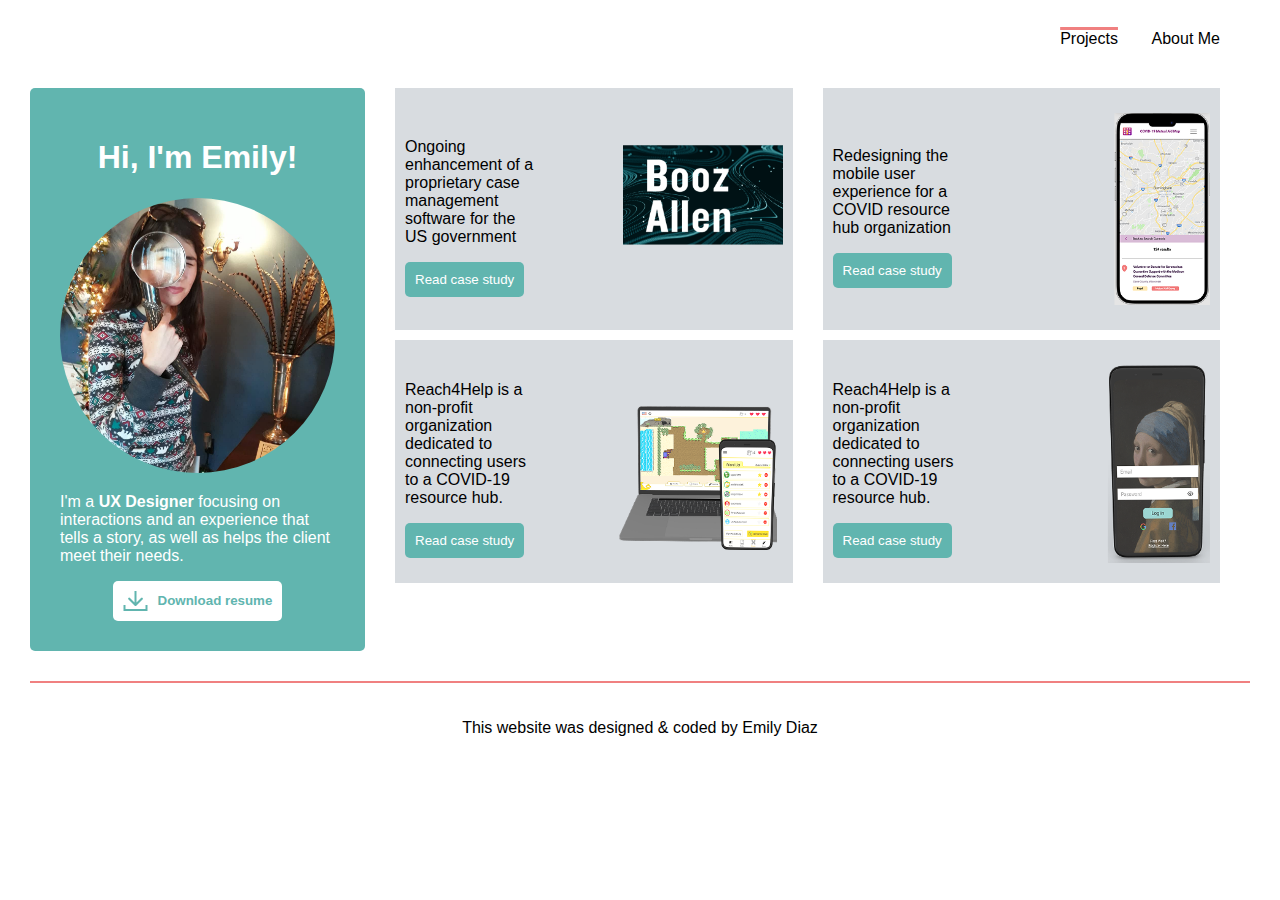
<file: index.html>
<!DOCTYPE html>
<html lang="en">
<head>
    <meta charset="UTF-8">
    <meta name="viewport" content="width=device-width, initial-scale=1.0">
    <title>Emily Diaz-Projects</title>
   <link rel="stylesheet" href="sharedstyles.css">
    <link rel="stylesheet" href="homestyle.css">
   <link rel="stylesheet" href="https://use.fontawesome.com/releases/v5.12.1/css/all.css" crossorigin="anonymous">
    <script src="script.js" async></script>
    

</head>
<body>
    <header>
        <nav>
            <a href="index.html" id="homepage" class="mySelectedPage"> Projects</a>
            <a href="aboutme.html" id="aboutmepage">About Me</a> 
        </nav>
    </header>
    <main id="homemain">
        <section id="intro-section">
            <div>
                <h1> Hi, I'm Emily!</h1>
                    <div class="personalpic">
                        <img src="Images/personal image.jpeg" alt="personal picture">
                    </div>
                <p>
                I'm a <strong>UX Designer</strong> focusing on interactions and an experience that tells a story, as well as helps the client meet their needs.
                </p>
                <button id="resume" > <img src="Images/Download Logo.png" id="imgdefault"> <img src="Images/Download Logo-Hover.png" id="imghover" hidden >Download resume</button>
            </div>
        </section>
        <section id="Projects" >
            <div class="project-container">
                <div id="project-1" class="project">
                    <div class="projectdescription">
                        <P>
                            Ongoing enhancement of a proprietary case management software for the US government
                        </P>
                        <button class="casestudybutton" id="boozallenbttn">
                            Read case study
                        </button>
                    </div>
                    <img 
                    src="Images/Booz Allen.png"
                    alt="project 1"
                    >
                </div>
                   <div id="project-2"class="project">
                    <div class="projectdescription">
                         <P>
                            Redesigning the mobile user experience for a COVID resource hub organization
                        </P>
                        <button class="casestudybutton">
                            Read case study
                        </button>
                        </div>
                    <img
                    src="Images/Reach4Help.png"
                    alt="project 2"
                    >
                </div>
                <div id="project-3"class="project">
                    <div class="projectdescription">
                        <P>
                            Reach4Help is a non-profit organization dedicated to connecting users to a COVID-19 resource hub.
                        </P>
                        <button class="casestudybutton">
                            Read case study
                        </button>
                    </div>
                    <img 
                    src="Images/Jargon.png" 
                    alt="project 2"
                    >
                </div>
                <div id="project-4"class="project">
                     <div class="projectdescription">
                        <P>
                            Reach4Help is a non-profit organization dedicated to connecting users to a COVID-19 resource hub.
                        </P>
                        <button class="casestudybutton">
                         Read case study
                        </button>
                    </div>
                    <img
                    src="Images/Pocket Museum.png"
                    alt="project 4"
                    >
                </div>
              
            </div>
        </section>
    </main>
    <footer>
        <p>This website was designed & coded by Emily Diaz</p>
    </footer>
</body>
</html>
</file>
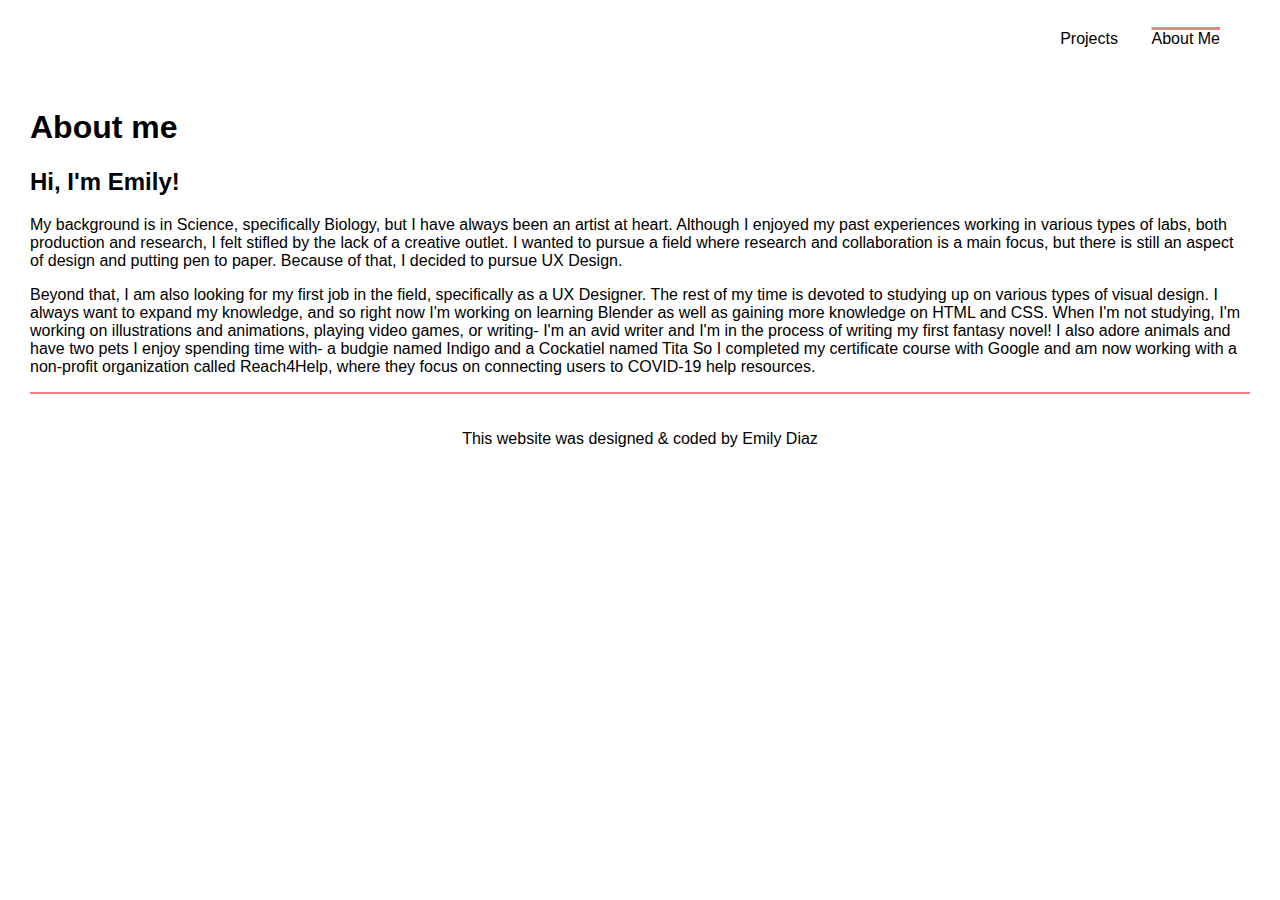
<file: aboutme.html>
<!DOCTYPE html>
<html lang="en">
<head>
    <meta charset="UTF-8">
    <meta name="viewport" content="width=device-width, initial-scale=1.0">
    <title>Emily Diaz-About</title>
    <link rel="stylesheet" href="sharedstyles.css">
    <link rel="stylesheet" href="aboutme.css">
    <script src="script.js" async></script>
</head>
<body>
     <header>
        <nav>
            <a href="index.html" id="homepage">Projects</a>
            <a href="aboutme.html" id="aboutmepage" class="mySelectedPage">About Me</a>
        </nav>
    </header>
    <h1>
        About me
    </h1>
    <h2> Hi, I'm Emily!</h2>
    <p> 
         My background is in Science, specifically Biology, but I have always been an artist at heart. Although I enjoyed my past experiences working in various types of labs, both production and research, I felt stifled by the lack of a creative outlet. 
        I wanted to pursue a field where research and collaboration is a main focus, but there is still an aspect of design and putting pen to paper. Because of that, I decided to pursue UX Design. 
        
        <p> Beyond that, I am also looking for my first job in the field, specifically as a UX Designer.
        The rest of my time is devoted to studying up on various types of visual design. I always want to expand my knowledge, and so right now I'm working on learning Blender as well as gaining more knowledge on HTML and CSS.  When I'm not studying, I'm working on illustrations and animations, playing video games, or writing- I'm an avid writer and I'm in the process of writing my first fantasy novel! 
        I also adore animals and have two pets I enjoy spending time with- a budgie named Indigo and a Cockatiel named Tita
        So I completed my certificate course with Google and am now working with a non-profit organization called Reach4Help, where they focus on connecting users to COVID-19 help resources.
        </p>
    </p>
     <footer>
        <p>This website was designed & coded by Emily Diaz</p>
    </footer>
</body>
</html>
</file>
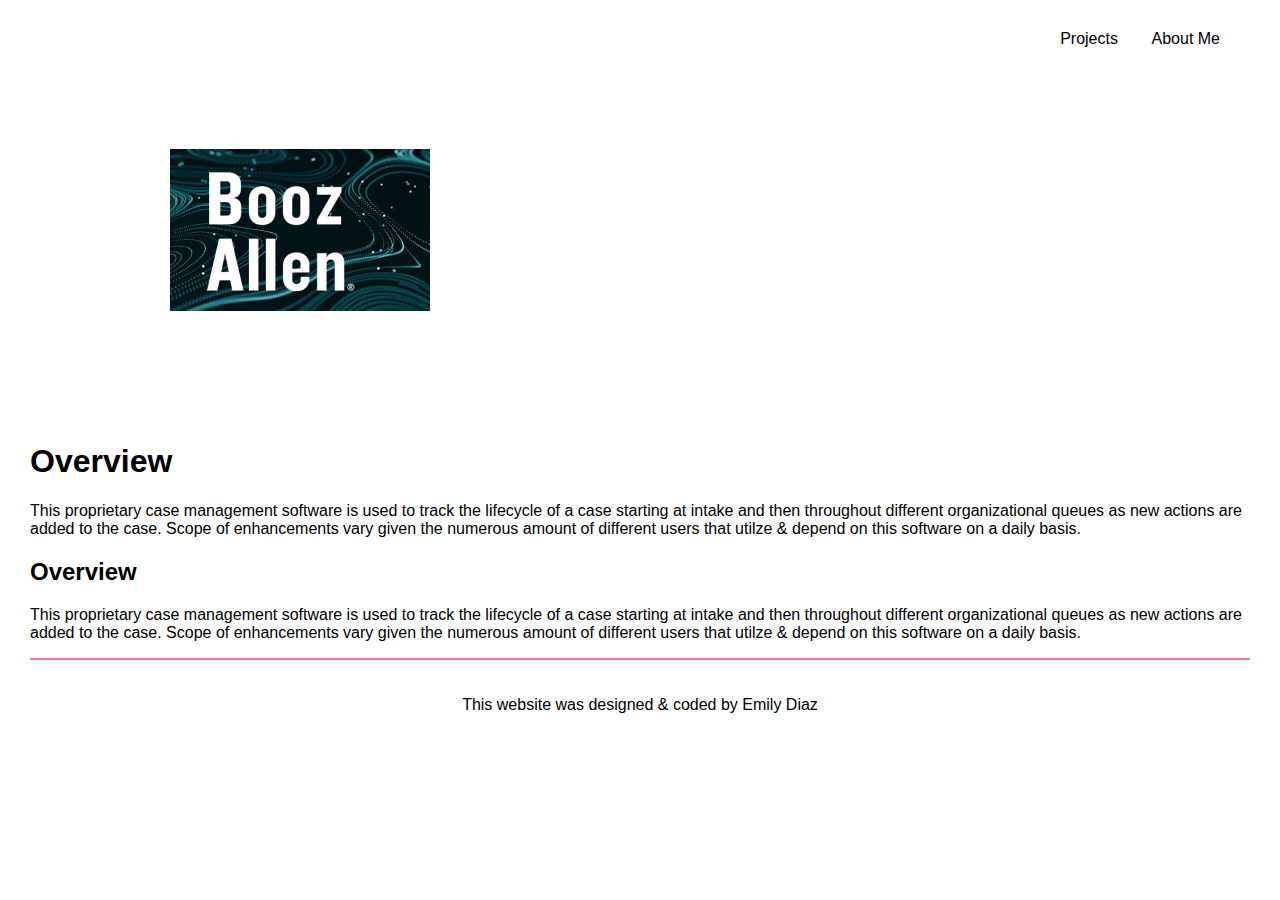
<file: BoozAllenCaseStudy.html>
<!DOCTYPE html>
<html lang="en">
<head>
    <meta charset="UTF-8">
    <meta name="viewport" content="width=device-width, initial-scale=1.0">
    <title>Emily Diaz-Booz Allen</title>
    <link rel="stylesheet" href="sharedstyles.css">
    <script src="script.js" async></script>
</head>
<body>
      <header>
        <nav>
            <a href="index.html" id="homepage" class="mySelectedPage"> Projects</a>
            <a href="aboutme.html" id="aboutmepage">About Me</a> 
        </nav>
    </header>
    <main>
      <section class="heroimage">
        <img src="Images/Booz Allen.png" alt="">
      </section>
      <h1>Overview</h1>

      <p>This proprietary case management software is used to track the lifecycle of a case starting at intake and then throughout different organizational queues as
         new actions are added to the case. Scope of enhancements vary given the numerous amount of different users that utilze & depend on this software on a daily basis.
      </p> 
      <h2>Overview</h2>

      <p>This proprietary case management software is used to track the lifecycle of a case starting at intake and then throughout different organizational queues as
         new actions are added to the case. Scope of enhancements vary given the numerous amount of different users that utilze & depend on this software on a daily basis.
      </p>
    </main>
     <footer>
        <p>This website was designed & coded by Emily Diaz</p>
    </footer>
</body>
</html>
</file>
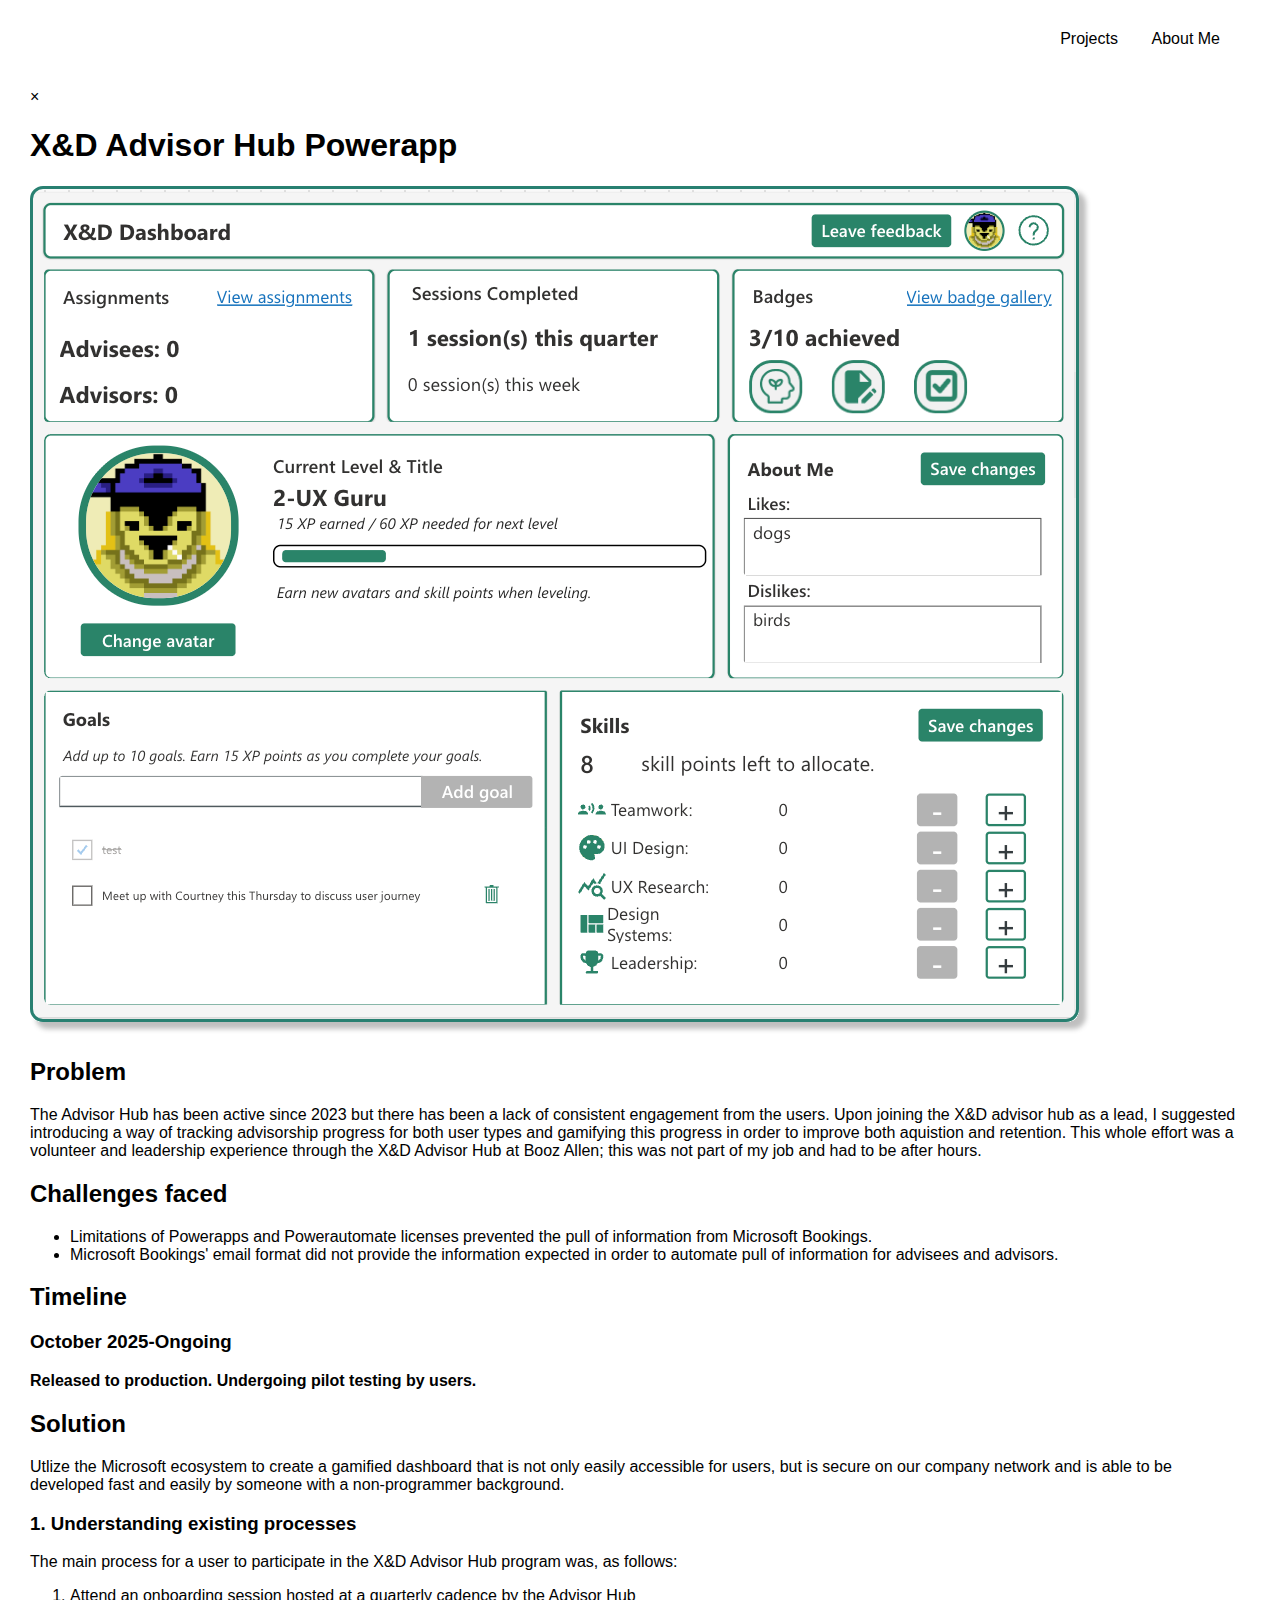
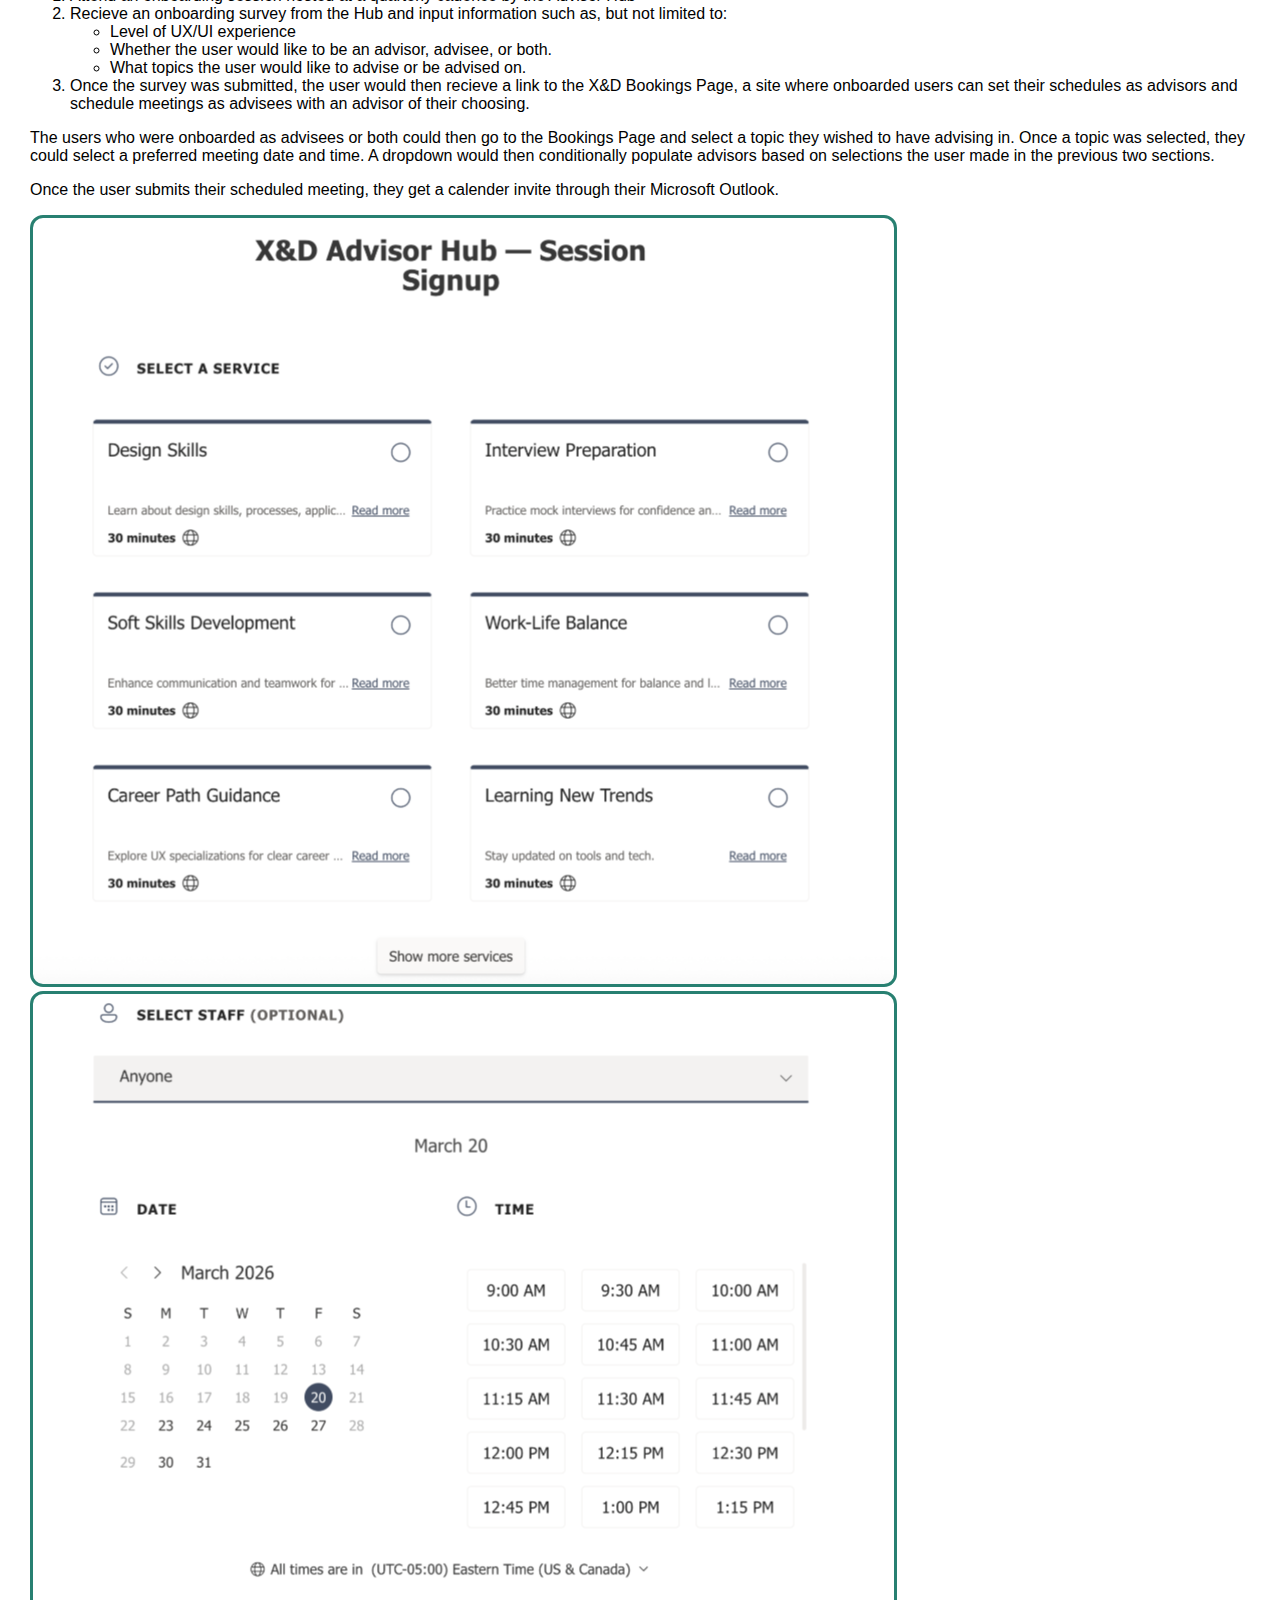
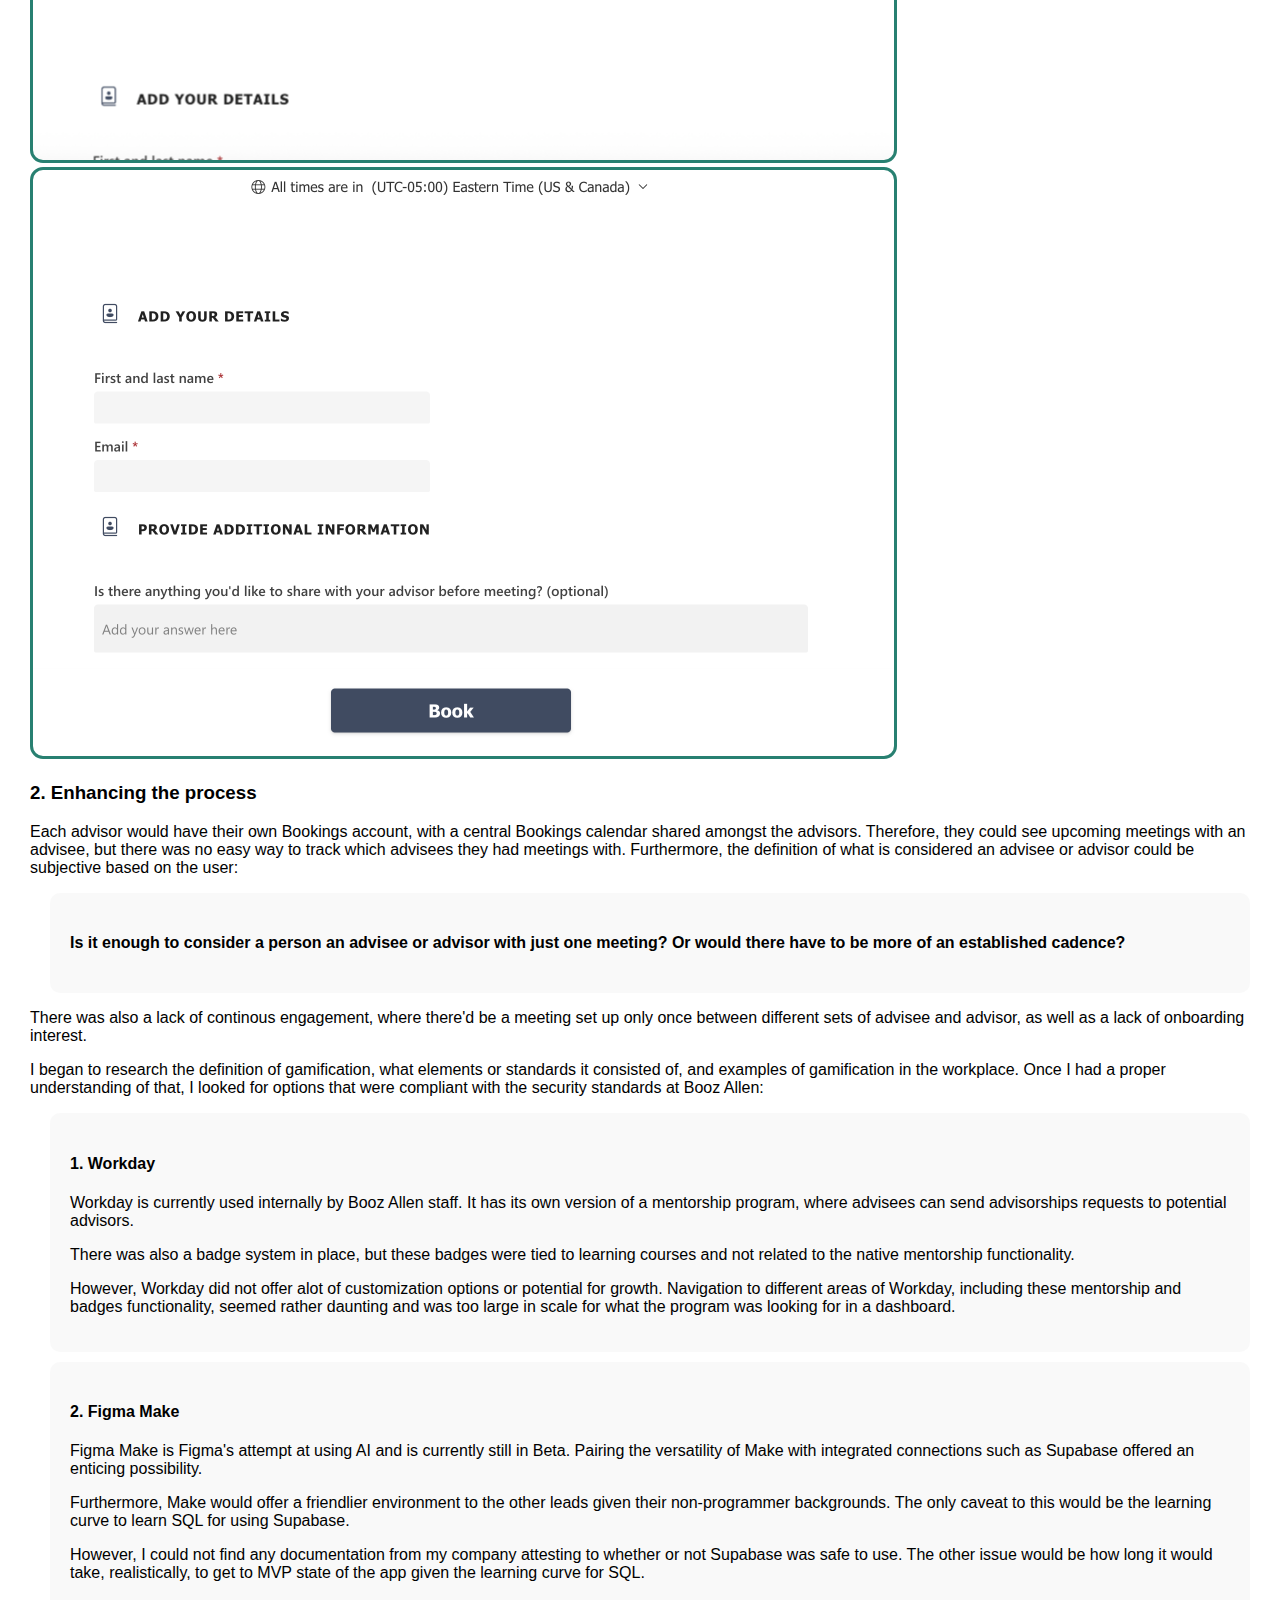
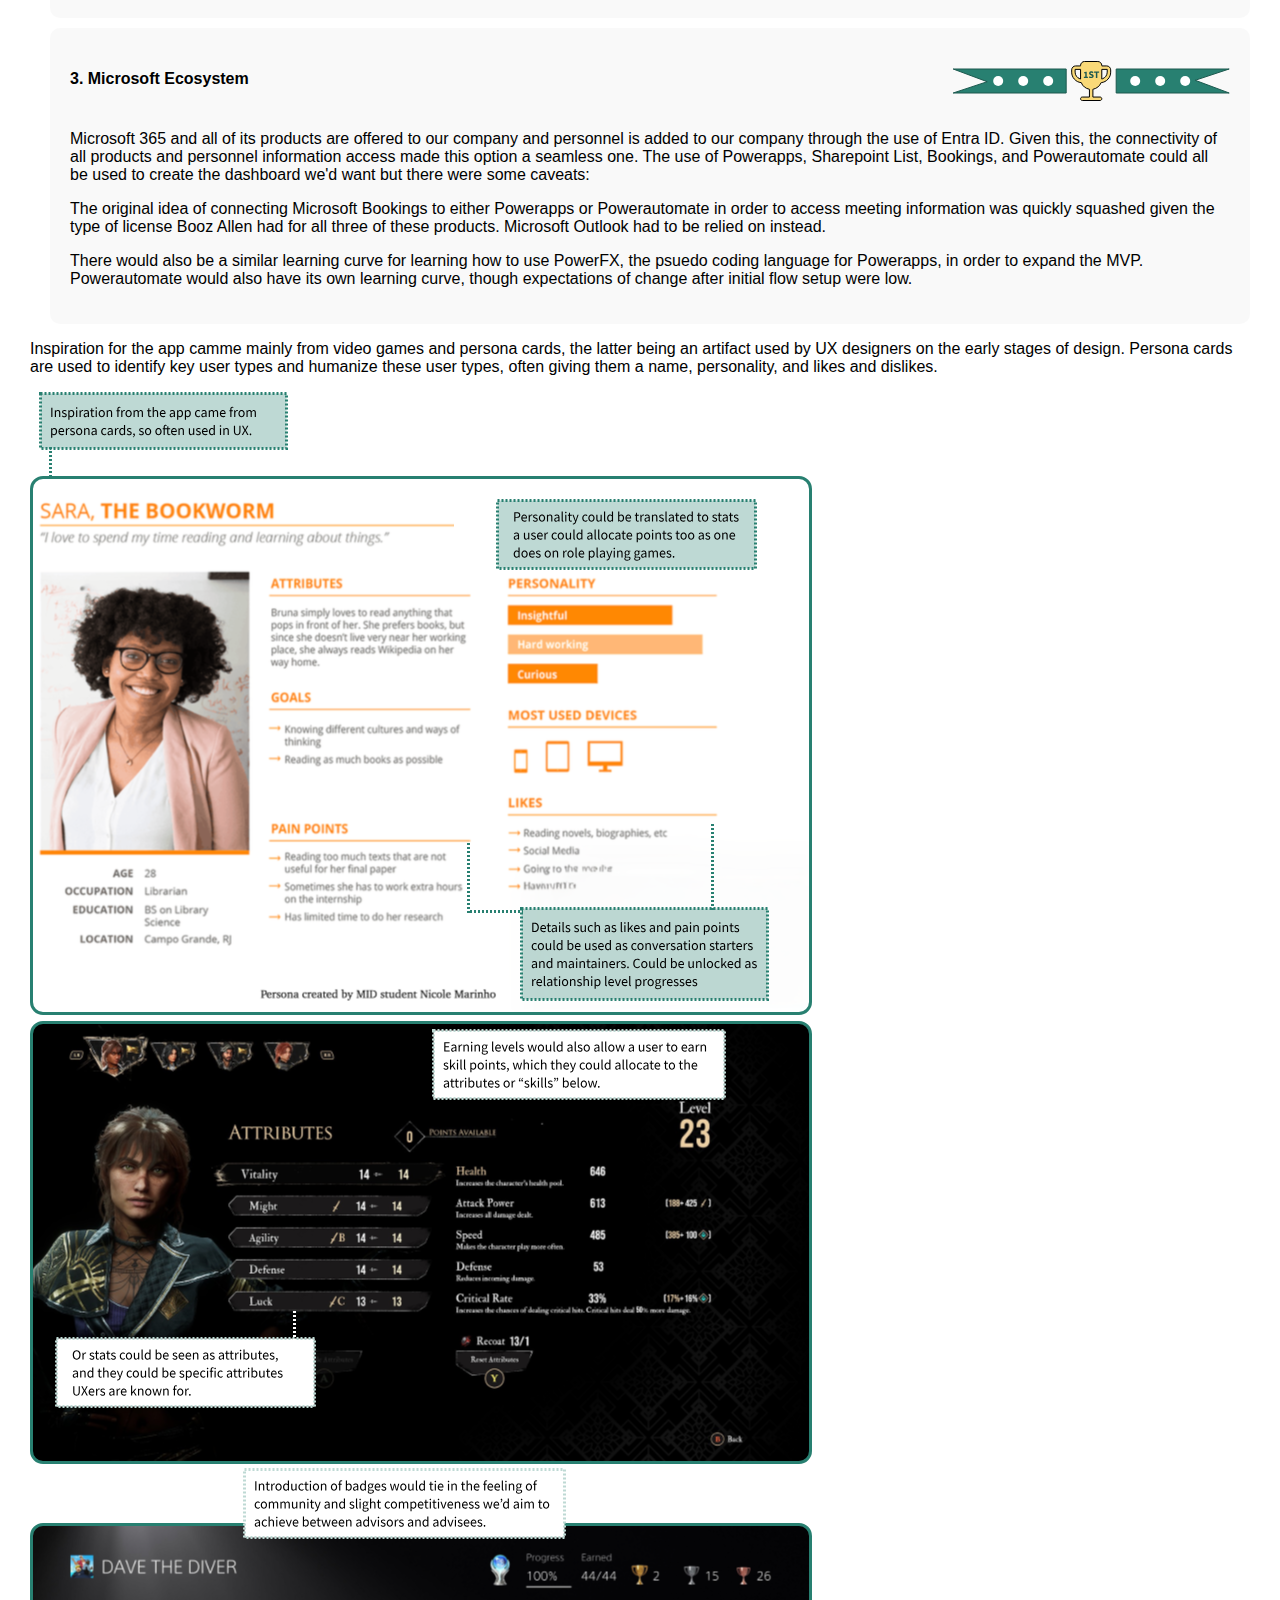
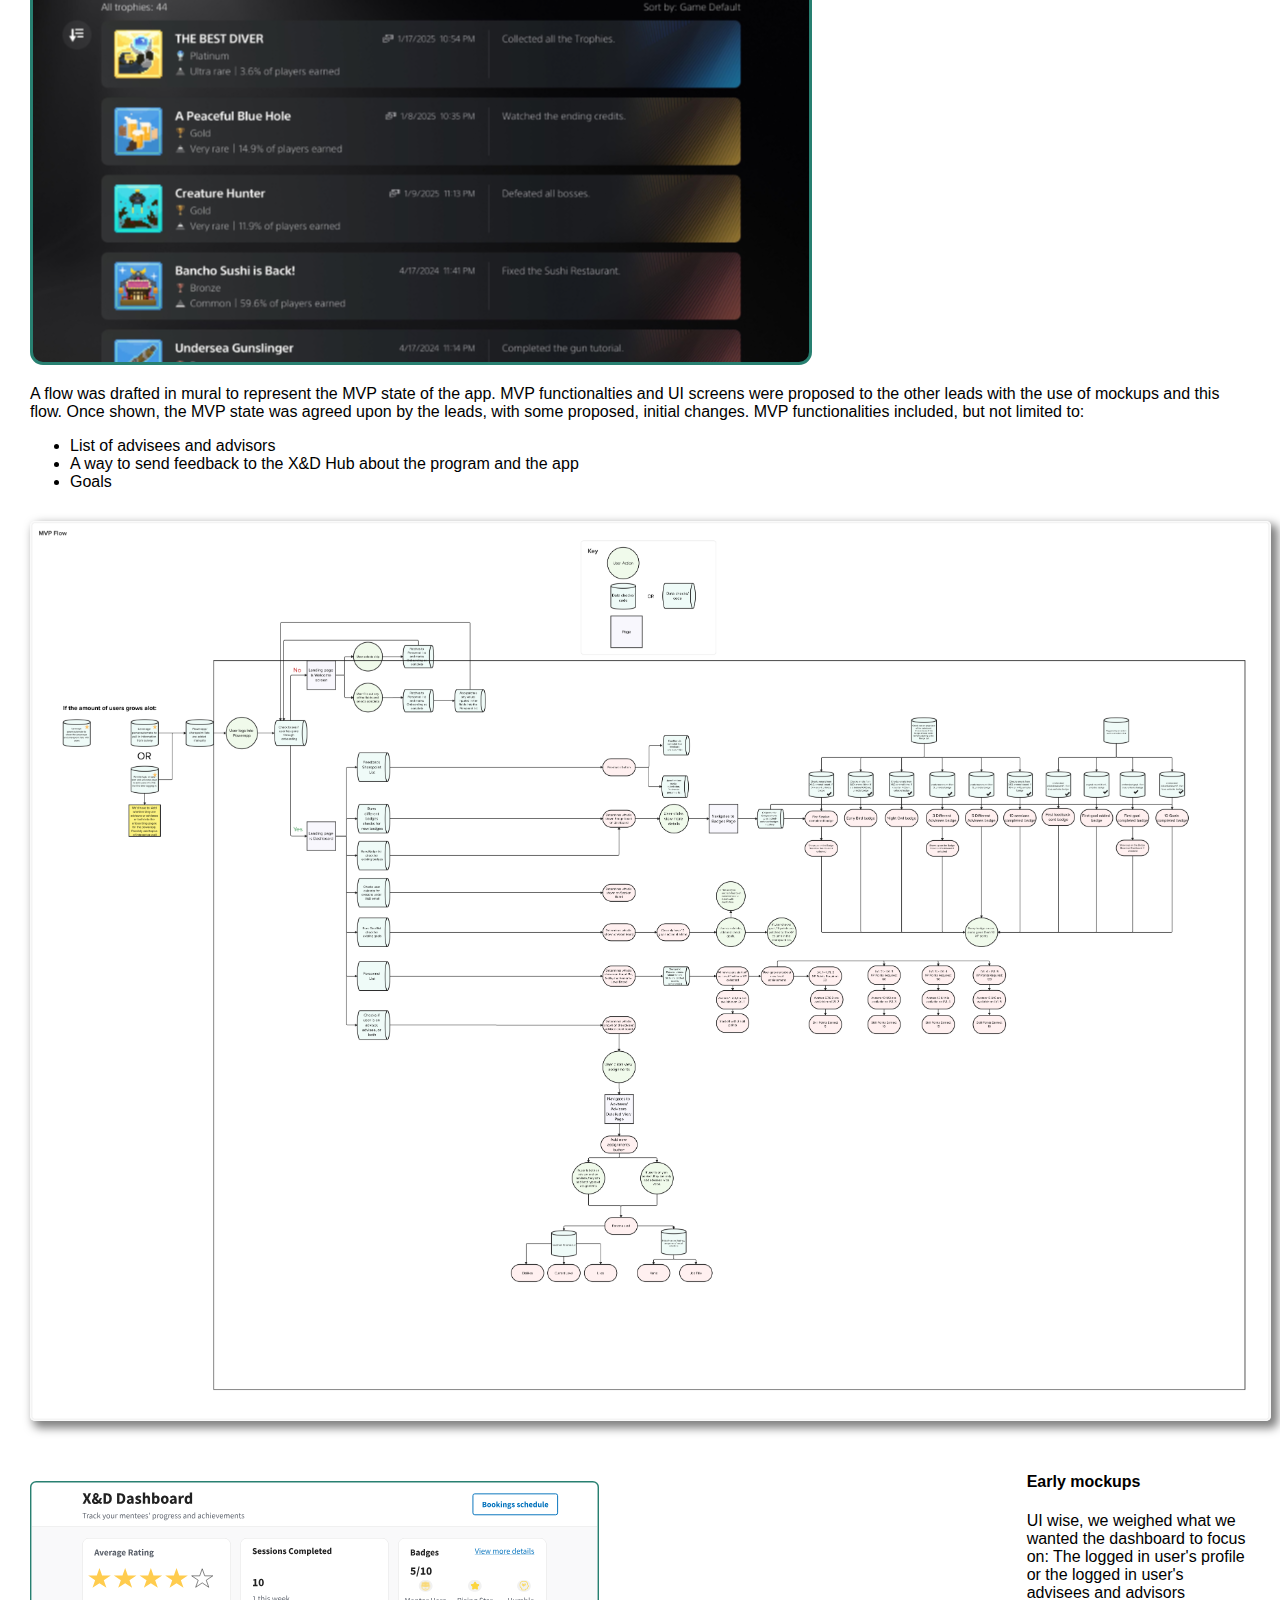
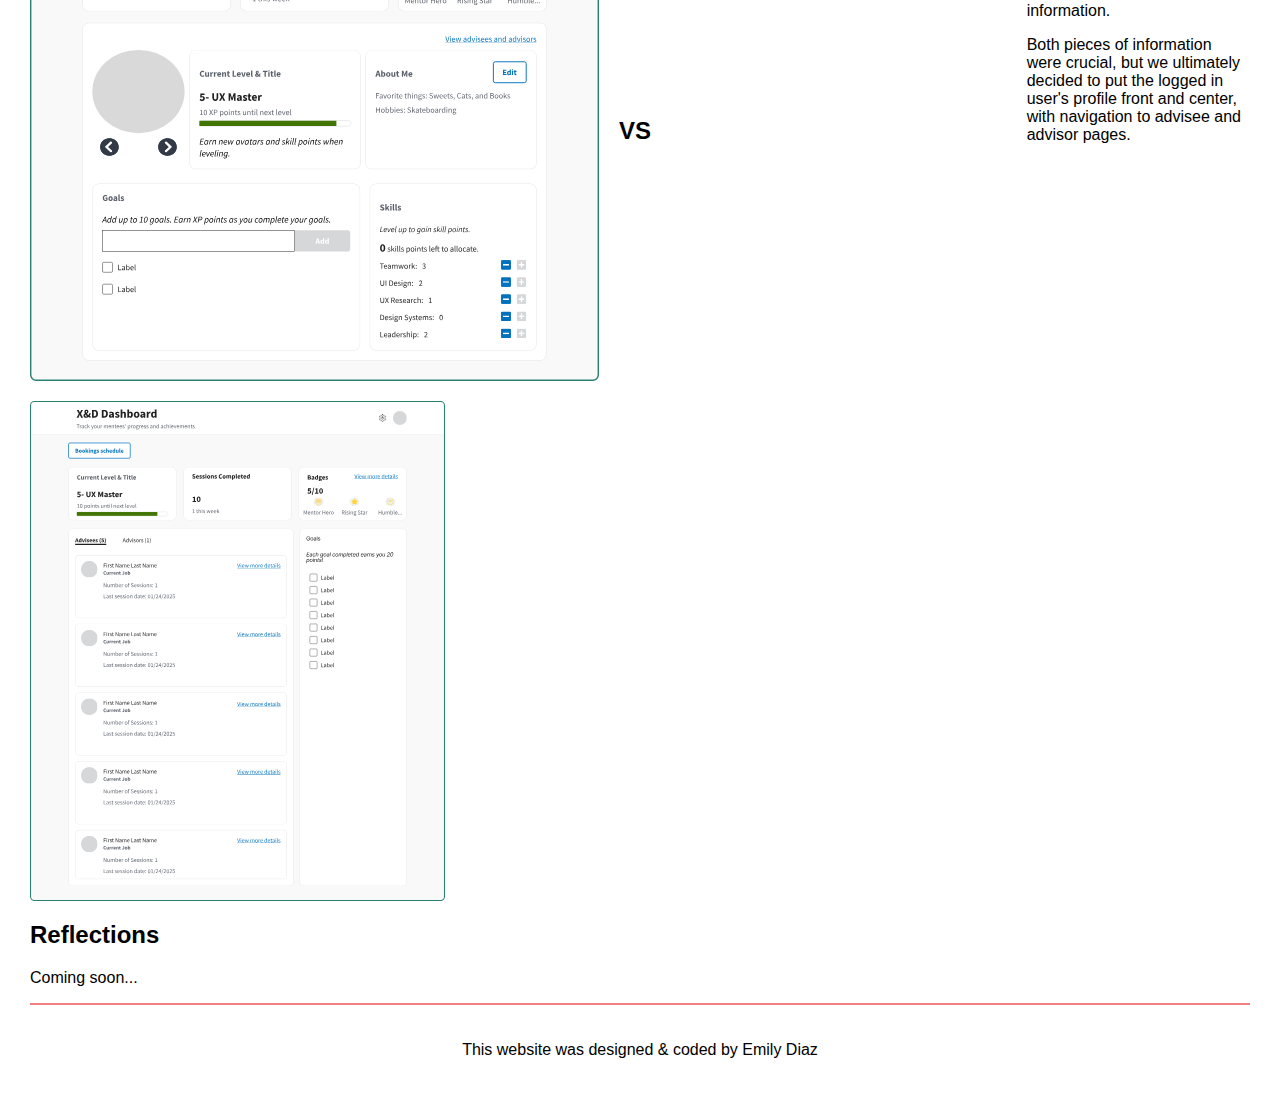
<file: powerapp.html>
<!DOCTYPE html>
<html lang="en">

<head>
    <meta charset="UTF-8">
    <meta name="viewport" content="width=device-width, initial-scale=1.0">
    <title>Emily Diaz-Booz Allen</title>
    <link rel="stylesheet" href="sharedstyles.css">
    <link rel="stylesheet" href="powerapp.css">
    <script src="script.js" async></script>
</head>

<body>
    <header>
        <nav>
            <a href="index.html" id="homepage" class="mySelectedPage"> Projects</a>
            <a href="aboutme.html" id="aboutmepage">About Me</a>
        </nav>
    </header>
    <div id="myModal" class="modal">
        <span class="close">&times;</span>
        <img class="modal-content" id="modalimg">
        <div id="caption"></div>
    </div>
    <main>
        </section>
        <section>
            <h1>X&D Advisor Hub Powerapp</h1>
            <section class="projectimage">
                <img src="Images/X&D Advisor Hub App.svg" alt="">
            </section>
            <section class="summary">
                <h2>Problem</h2>
                <p>The Advisor Hub has been active since 2023 but there has been a lack of consistent engagement from
                    the users. Upon joining the X&D advisor hub as a lead, I suggested introducing a way of tracking
                    advisorship progress for both user types
                    and gamifying this progress in order to improve both aquistion and retention. This whole effort was
                    a volunteer and leadership experience through the X&D Advisor Hub at Booz Allen; this was not part
                    of my job and had to be after hours.
                </p>
            </section>
            <section class="topsection">
                <section class="challenges">
                    <h2>Challenges faced</h2>
                    <ul>
                        <li>Limitations of Powerapps and Powerautomate licenses prevented the pull of information from
                            Microsoft Bookings.
                        </li>
                        <li>Microsoft Bookings' email format did not provide the information expected in order to
                            automate pull of information for advisees and advisors. </li>
                    </ul>
                </section>
                <section class="timeline">
                    <h2>Timeline</h2>
                    <h3>October 2025-Ongoing</h3>
                    <p>
                        <strong>Released to production. Undergoing pilot testing by users.</strong>
                    </p>
                </section>
            </section>


            <section class="solution">
                <h2>Solution</h2>
                <p> Utlize the Microsoft ecosystem to create a gamified dashboard that is not only easily accessible for
                    users, but is secure on our company network and is able to be developed fast and easily by someone
                    with a non-programmer background.
                </p>

                <section class="userflow">
                    <h3>1. Understanding existing processes</h3>
                    <p> The main process for a user to participate in the X&D Advisor Hub program was, as follows:
                    <ol>
                        <li>
                            Attend an onboarding session hosted at a quarterly cadence by the Advisor Hub
                        </li>
                        <li>
                            Recieve an onboarding survey from the Hub and input information such as, but not limited to:
                            <ul>
                                <li>
                                    Level of UX/UI experience
                                </li>
                                <li>
                                    Whether the user would like to be an advisor, advisee, or both.
                                </li>
                                <li>
                                    What topics the user would like to advise or be advised on.
                                </li>
                            </ul>
                        </li>
                        <li>
                            Once the survey was submitted, the user would then recieve a link to the X&D Bookings Page,
                            a site where onboarded users can set their schedules as advisors and schedule meetings as
                            advisees with an advisor of their choosing.
                        </li>
                    </ol>
                    </p>
                    <p>
                        The users who were onboarded as advisees or both could then go to the Bookings Page and select a
                        topic they wished to have advising in. Once a topic was selected, they could select a preferred
                        meeting date and time. A dropdown would then conditionally populate advisors based on selections
                        the user made in the previous two sections.
                    </p>
                    <p>
                        Once the user submits their scheduled meeting, they get a calender invite through their
                        Microsoft Outlook.
                    </p>
                    <section class="componentimages">
                        <img src="Images/Bookings-Step 1.svg" alt="">
                        <img src="Images/Bookings-Step 2.svg" alt="">
                        <img src="Images/Booking-Step 3.svg" alt="">
                    </section>

                </section>
                <section class="userflow">
                    <h3>2. Enhancing the process</h3>
                    <p>
                        Each advisor would have their own Bookings account, with a central Bookings calendar shared
                        amongst the advisors. Therefore, they could see upcoming meetings with an advisee,
                        but there was no easy way to track which advisees they had meetings with. Furthermore, the
                        definition of what is considered an advisee or advisor could be subjective based on the user:
                    <div class="highlight">
                        <h4>Is it enough to consider a person an advisee or advisor with just one meeting? Or would
                            there have to be more of an established cadence?</h4>
                    </div>

                    </p>
                    <p>
                        There was also a lack of continous engagement, where there'd be a meeting set up only once
                        between different sets of advisee and advisor, as well as a lack of onboarding interest.
                    </p>
                    <p>
                        I began to research the definition of gamification, what elements or standards it consisted of,
                        and examples of gamification in the workplace.
                        Once I had a proper understanding of that, I looked for options that were compliant with the
                        security standards at Booz Allen:
                    </p>
                    <div class="highlight">
                        <h4>1. Workday</h4>
                        <p> Workday is currently used internally by Booz Allen staff. It has its own version of a
                            mentorship program, where advisees can send advisorships requests to potential advisors.
                        </p>
                        <p>There was also a badge system in place, but these badges were tied to learning courses and
                            not related to the native mentorship functionality. </p>
                        <p>However, Workday did not offer alot of customization options or potential for growth.
                            Navigation to different areas of Workday, including these mentorship and badges
                            functionality, seemed rather daunting and was too large in scale for what the program was
                            looking for in a dashboard. </p>
                    </div>
                    <div class="highlight">
                        <h4>2. Figma Make</h4>
                        <p>
                            Figma Make is Figma's attempt at using AI and is currently still in Beta. Pairing the
                            versatility of Make with integrated connections such as Supabase offered an enticing
                            possibility.
                        </p>
                        <p>Furthermore, Make would offer a friendlier environment to the other leads given their
                            non-programmer backgrounds. The only caveat to this would be the learning curve to learn SQL
                            for using Supabase.</p>
                        <p>However, I could not find any documentation from my company attesting to whether or not
                            Supabase was safe to use. The other issue would be how long it would take, realistically, to
                            get to MVP state of the app given the learning curve for SQL.</p>
                    </div>
                    <div class="highlight">
                        <div class="winner">
                            <h4>3. Microsoft Ecosystem</h4>
                            <img src="Images/WINNER.svg" alt="">

                        </div>

                        <p>
                            Microsoft 365 and all of its products are offered to our company and personnel is added to
                            our company through the use of Entra ID. Given this, the connectivity of all products and
                            personnel information access
                            made this option a seamless one. The use of Powerapps, Sharepoint List, Bookings, and
                            Powerautomate could all be used to create the dashboard we'd want but there were some
                            caveats:
                        </p>
                        <p>
                            The original idea of connecting Microsoft Bookings to either Powerapps or
                            Powerautomate in order to access meeting information was quickly squashed given the type of
                            license Booz Allen had for all three of these products. Microsoft Outlook had to be relied
                            on instead.
                        </p>
                        <p>
                            There would also be a similar learning curve for learning how to use PowerFX, the psuedo
                            coding language for Powerapps, in order to expand the MVP.
                            Powerautomate would also have its own learning curve, though expectations of change after
                            initial flow setup were low.
                        </p>
                    </div>
                    <p> Inspiration for the app camme mainly from video games and persona cards, the latter being an
                        artifact used by UX designers on the early stages of design.
                        Persona cards are used to identify key user types and humanize these user types, often giving
                        them a name, personality, and likes and dislikes.
                    </p>
                    <div class="componentimages">
                        <img src="Images/Persona.svg" alt="">
                        <img src="Images/stats allocation.svg">
                        <img src="Images/badges.svg" alt="">

                    </div>
                    <p>
                        A flow was drafted in mural to represent the MVP state of the app. MVP functionalties and UI
                        screens were proposed to the other leads with the use of mockups and this flow. Once shown, the
                        MVP state was agreed upon by the leads, with some proposed, initial changes. MVP functionalities
                        included, but not limited to:
                    <ul>
                        <li>
                            List of advisees and advisors
                        </li>
                        <li>
                            A way to send feedback to the X&D Hub about the program and the app
                        <li>
                            Goals
                        </li>
                    </ul>

                    </p>
                    <div id="xduserflow">
                        <img src="Images/X&D Advisor Hub App userflow.png" alt="">
                    </div>
                    <div id="comparisonaside">
                        <div id="comparison">
                            <img src="Images/V1.svg" alt="">
                            <h2>VS</h2>
                            <img src="Images/V2.svg" alt="">
                        </div>
                        <aside>
                            <h4>Early mockups</h4>
                            <p>
                                UI wise, we weighed what we wanted the dashboard to focus on: The logged in user's
                                profile or the logged in user's advisees and advisors information.
                            </p>
                            <p>
                                Both pieces of information were crucial, but we ultimately decided to put the logged in
                                user's profile front and center, with navigation to advisee and advisor pages.
                            </p>
                        </aside>
                    </div>
                </section>
            </section>

            <section class="reflections">
                <h2>Reflections</h2>
                <p> Coming soon...</p>
            </section>
        </section>

    </main>
    <footer>
        <p>This website was designed & coded by Emily Diaz</p>
    </footer>
</body>

</html>
</file>
<file: sharedstyles.css>
body{
    margin: 30px;
    font-family: 'Segoe UI', Tahoma, Geneva, Verdana, sans-serif
}
header{
    display: flex;
    justify-content: end;
    background-color: white;
    width:100%;
    padding-bottom: 40px;
}

a{
    text-decoration: none;
    color: black;
    padding-right: 30px;
}
a:visited{
    color: black;
}
a:hover{
    text-decoration: overline;
    text-decoration-color: black;
    text-decoration-thickness: 3px;
}


footer{
    display: flex;
    justify-content: center;
    width: 100%;
    padding-top: 20px;
    border-top: 2px solid lightcoral
}
</file>
<file: homestyle.css>
.mySelectedPage{
    text-decoration: overline;
    text-decoration-color: lightcoral;
    text-decoration-thickness: 3px;
}

#homemain{
   display: flex;
}
#intro-section{
    display: flex;
    flex-direction: column;
    padding: 30px;
    margin-bottom: 30px;
    width: 25%;
    background-color: #61b5af;
    color: white;
    border-radius: 5px;
    height: 100%;

}
#intro-section>div{
        display: flex;
        flex-direction: column;
        align-items: center;
}
#resume{
    display: flex;
    align-items: center;
    gap: 10px;
    font-weight: bold;
    background-color: white;
    color: #61b5af;
    border: none;
    border-radius: 5px;
    padding: 10px;
    
}
#resume:hover{
    color:  #407874;
}

.personalpic>img{
    width: 100%;
    border-radius: 500px;
}

 
#Projects{
    padding: 0px 30px;
    margin-bottom: 30px;
    display: flex;
    flex-direction: column;
    align-items: center;
    width: 75%;
}

#Projects>h3{
    color: #61b5af;
}
.project-container{
    display: grid;
    grid-template-columns: 1fr 1fr;
    grid-template-rows: 1fr 1fr;
    width: 100%;
    max-width: 1440px;
    gap: 30px;
   

}

.project{
 display: flex;
 flex-direction: row;
 height: 100%;
 background-color: rgb(216, 220, 224);
 align-items: center;
 padding: 10px;
}

.project>img{
    width: 65%;
    max-height: 100%;
}

.casestudybutton{
    display: flex;
    flex-direction: row;
    padding: 10px;
    background-color: #61b5af;
    color: white;
    border: none;
    border-radius: 5px;
}

.casestudybutton:hover{
    background-color: #407874;
}


@media screen and (max-width:900px){
    .project-container{
        grid-template-columns: 1fr;
    }
} 
@media screen and (max-width:600px){
    #Projects{
        width: auto;
        padding: 0px;
    }
    .project{
       flex-direction: column;
    }
    main{
        flex-direction: column;
    }
    #intro-section{
        flex-direction: row;
        width: auto;
    }
    .personalpic>img{
        display: none;
    }
}
</file>
<file: aboutme.css>
.mySelectedPage{
    text-decoration: overline;
    text-decoration-color: lightcoral;
    text-decoration-thickness: 3px;
}
</file>
<file: powerapp.css>
.highlight {
    background-color: rgba(211, 211, 211, 0.146);
    padding: 20px;
    margin-left: 20px;
    border-radius: 10px;
    margin-bottom: 10px;
}

.winner {
    display: flex;
    flex-direction: row;
}

.winner>h4 {
    width: 100%;
}

#comparisonaside {
    display: flex;
    flex-direction: row;
    gap: 30px;
}

#comparisonaside>aside {
    width: 20%;
}

#comparison {
    margin-top: 30px;
    display: flex;
    flex-direction: row;
    flex-wrap: wrap;
    align-items: center;
    gap: 20px;
}

#comparison>img {
    max-width: 600px;
    max-height: 500px;
}

#xduserflow {
    display: flex;
    width: 100%;
    flex-direction: row;
    flex-wrap: wrap;
    margin-top: 30px;
    margin-bottom: 30px;
}

#xduserflow>img {
    max-height: 900px;
    image-rendering: auto;
    border: 2px solid var(--primary-color);
    border-radius: 5px;
    box-shadow: 5px 5px 10px 2px rgba(0, 0, 0, 0.5);
}

#xduserflow>img:hover {
    cursor: zoom-in;
    opacity: 0.8;
}
</file>
